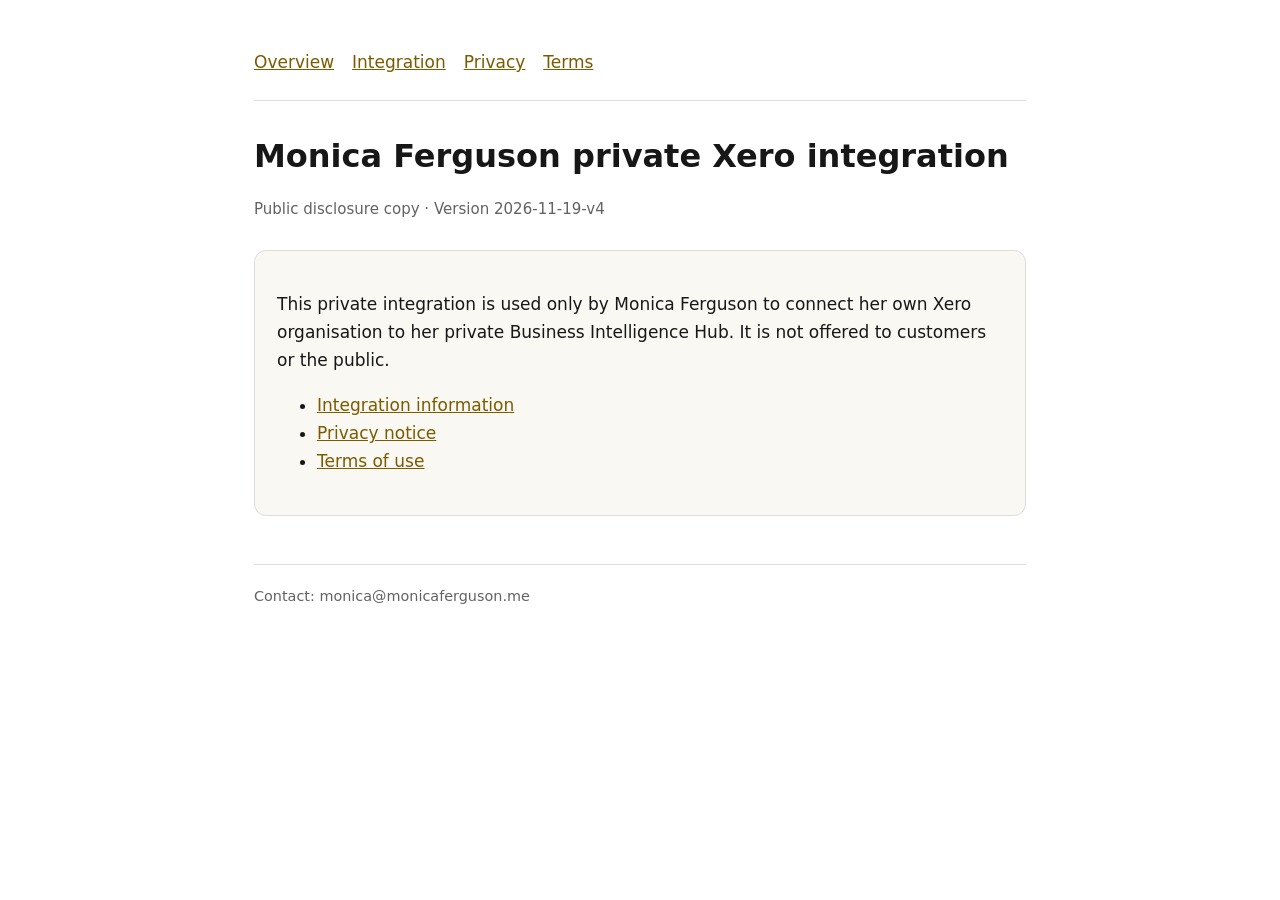
<file: index.html>
<!doctype html><html lang="en"><head><meta charset="utf-8"><meta name="viewport" content="width=device-width,initial-scale=1"><meta name="robots" content="noindex,nofollow"><title>Monica Ferguson private Xero integration</title><link rel="stylesheet" href="styles.css"></head><body><main><nav><a href="index.html">Overview</a><a href="integration.html">Integration</a><a href="privacy.html">Privacy</a><a href="terms.html">Terms</a></nav><h1>Monica Ferguson private Xero integration</h1><p class="meta">Public disclosure copy · Version 2026-11-19-v4</p><div class="card"><p>This private integration is used only by Monica Ferguson to connect her own Xero organisation to her private Business Intelligence Hub. It is not offered to customers or the public.</p><ul><li><a href="integration.html">Integration information</a></li><li><a href="privacy.html">Privacy notice</a></li><li><a href="terms.html">Terms of use</a></li></ul></div><footer>Contact: monica@monicaferguson.me</footer></main></body></html>
</file>
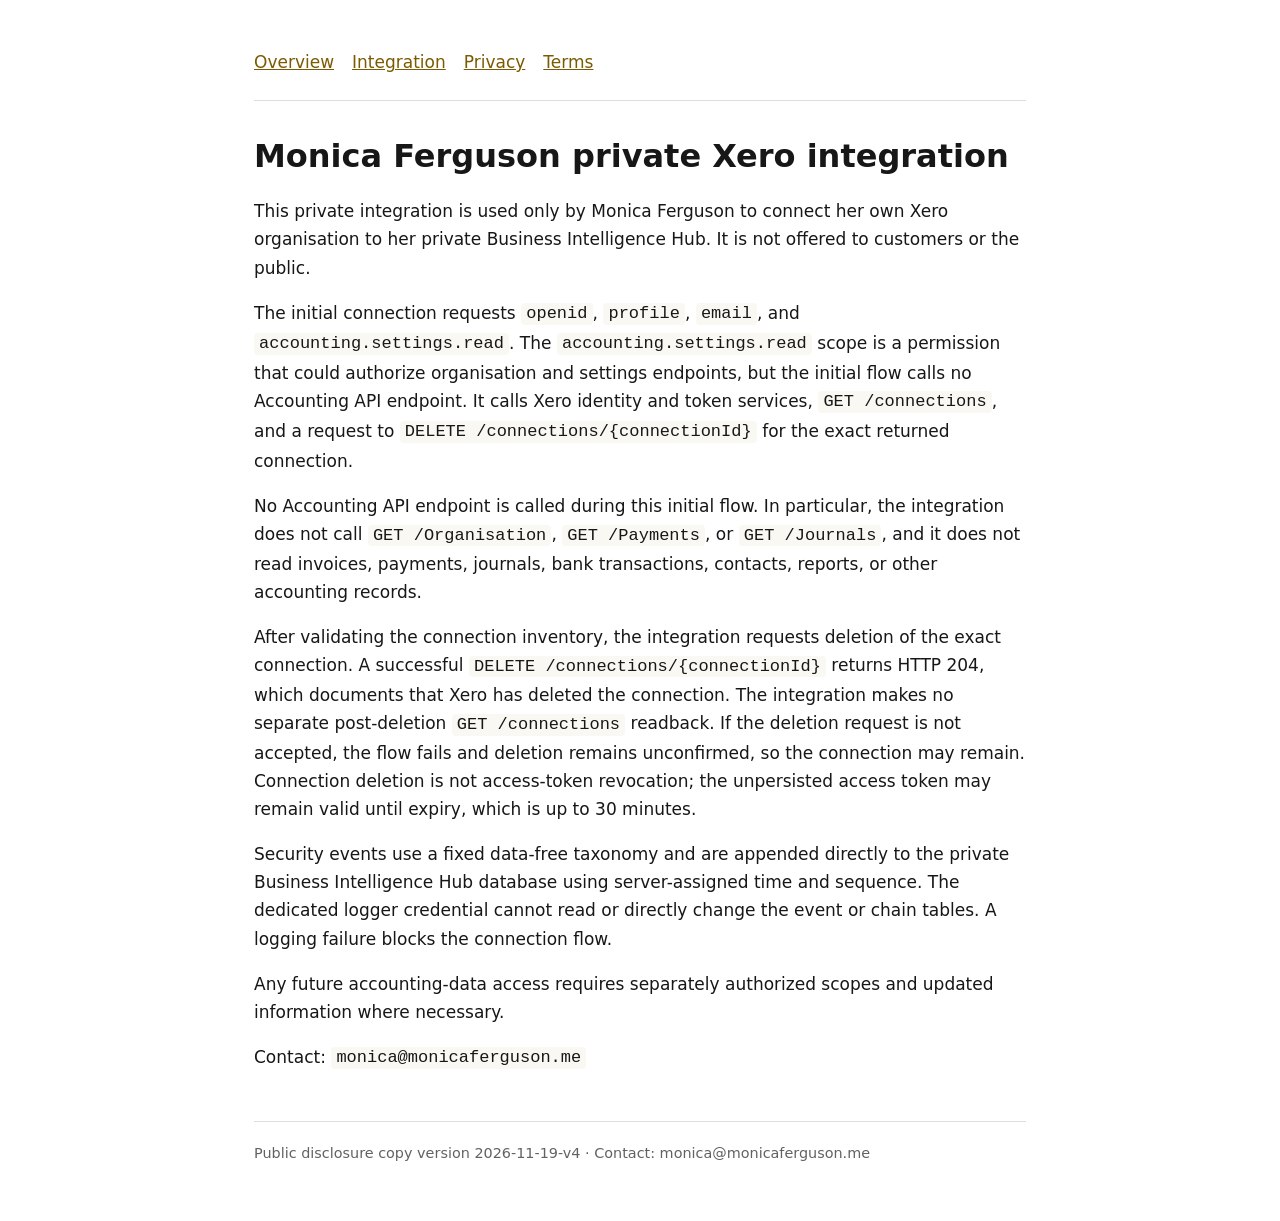
<file: integration.html>
<!doctype html><html lang="en"><head><meta charset="utf-8"><meta name="viewport" content="width=device-width,initial-scale=1"><meta name="robots" content="noindex,nofollow"><title>Monica Ferguson private Xero integration</title><link rel="stylesheet" href="styles.css"></head><body><main><nav><a href="index.html">Overview</a><a href="integration.html">Integration</a><a href="privacy.html">Privacy</a><a href="terms.html">Terms</a></nav><h1>Monica Ferguson private Xero integration</h1>
<p>This private integration is used only by Monica Ferguson to connect her own Xero organisation to her private Business Intelligence Hub. It is not offered to customers or the public.</p>
<p>The initial connection requests <code>openid</code>, <code>profile</code>, <code>email</code>, and <code>accounting.settings.read</code>. The <code>accounting.settings.read</code> scope is a permission that could authorize organisation and settings endpoints, but the initial flow calls no Accounting API endpoint. It calls Xero identity and token services, <code>GET /connections</code>, and a request to <code>DELETE /connections/{connectionId}</code> for the exact returned connection.</p>
<p>No Accounting API endpoint is called during this initial flow. In particular, the integration does not call <code>GET /Organisation</code>, <code>GET /Payments</code>, or <code>GET /Journals</code>, and it does not read invoices, payments, journals, bank transactions, contacts, reports, or other accounting records.</p>
<p>After validating the connection inventory, the integration requests deletion of the exact connection. A successful <code>DELETE /connections/{connectionId}</code> returns HTTP 204, which documents that Xero has deleted the connection. The integration makes no separate post-deletion <code>GET /connections</code> readback. If the deletion request is not accepted, the flow fails and deletion remains unconfirmed, so the connection may remain. Connection deletion is not access-token revocation; the unpersisted access token may remain valid until expiry, which is up to 30 minutes.</p>
<p>Security events use a fixed data-free taxonomy and are appended directly to the private Business Intelligence Hub database using server-assigned time and sequence. The dedicated logger credential cannot read or directly change the event or chain tables. A logging failure blocks the connection flow.</p>
<p>Any future accounting-data access requires separately authorized scopes and updated information where necessary.</p>
<p>Contact: <code>monica@monicaferguson.me</code></p><footer>Public disclosure copy version 2026-11-19-v4 · Contact: monica@monicaferguson.me</footer></main></body></html>
</file>
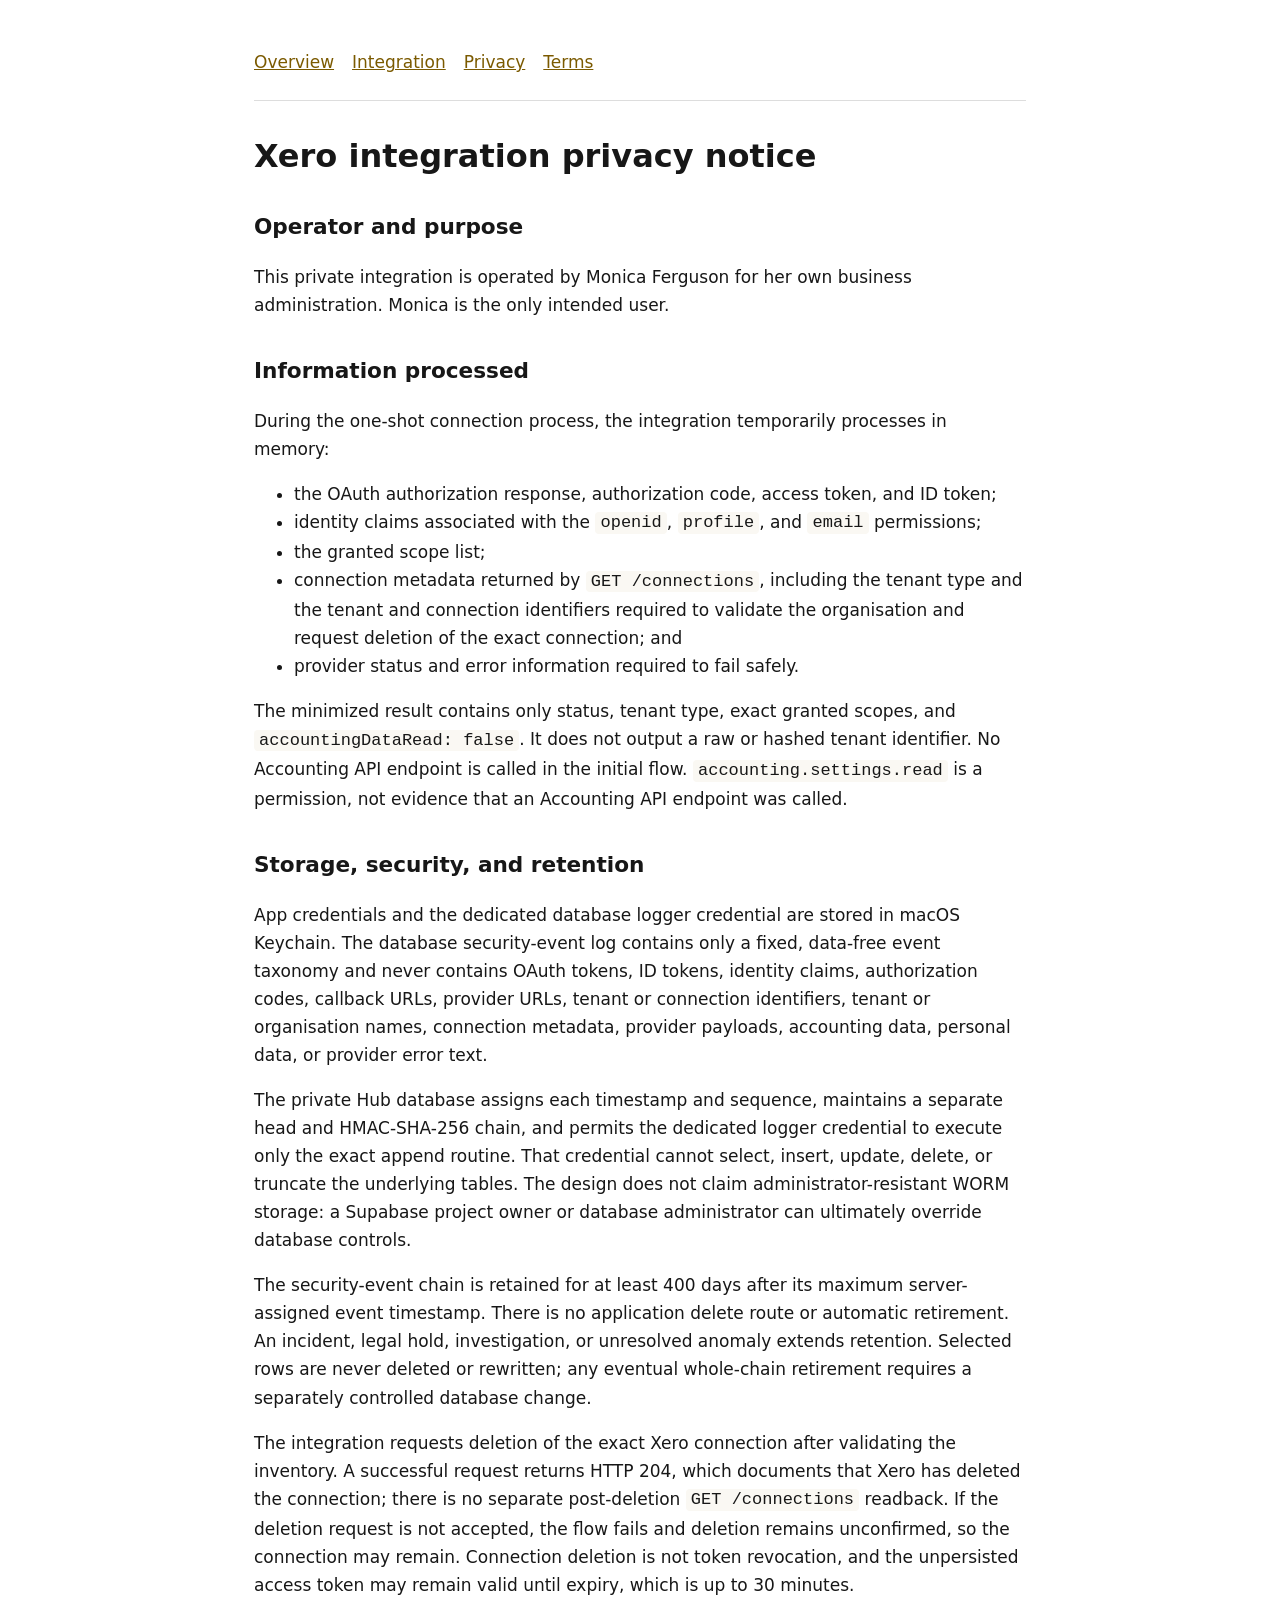
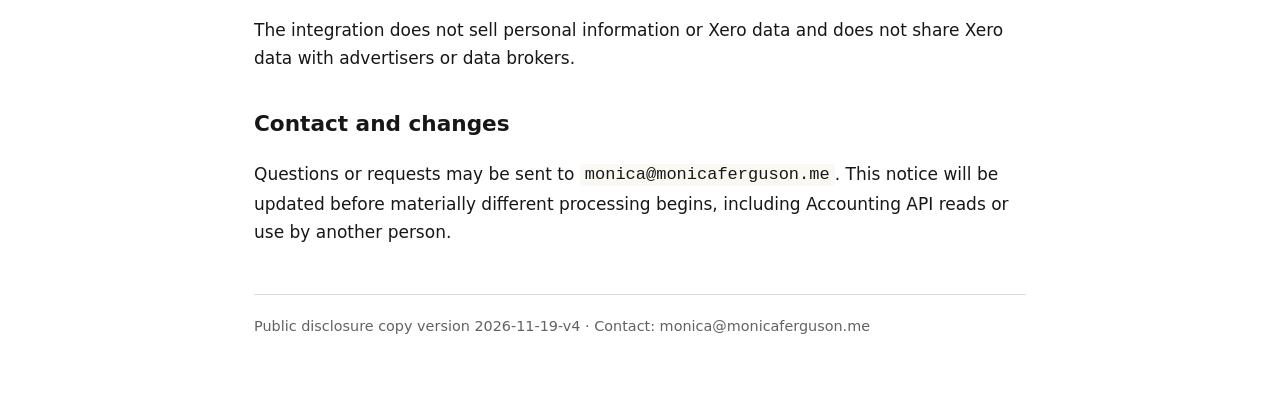
<file: privacy.html>
<!doctype html><html lang="en"><head><meta charset="utf-8"><meta name="viewport" content="width=device-width,initial-scale=1"><meta name="robots" content="noindex,nofollow"><title>Xero integration privacy notice</title><link rel="stylesheet" href="styles.css"></head><body><main><nav><a href="index.html">Overview</a><a href="integration.html">Integration</a><a href="privacy.html">Privacy</a><a href="terms.html">Terms</a></nav><h1>Xero integration privacy notice</h1>
<h2>Operator and purpose</h2>
<p>This private integration is operated by Monica Ferguson for her own business administration. Monica is the only intended user.</p>
<h2>Information processed</h2>
<p>During the one-shot connection process, the integration temporarily processes in memory:</p>
<ul>
<li>the OAuth authorization response, authorization code, access token, and ID token;</li>
<li>identity claims associated with the <code>openid</code>, <code>profile</code>, and <code>email</code> permissions;</li>
<li>the granted scope list;</li>
<li>connection metadata returned by <code>GET /connections</code>, including the tenant type and the tenant and connection identifiers required to validate the organisation and request deletion of the exact connection; and</li>
<li>provider status and error information required to fail safely.</li>
</ul>
<p>The minimized result contains only status, tenant type, exact granted scopes, and <code>accountingDataRead: false</code>. It does not output a raw or hashed tenant identifier. No Accounting API endpoint is called in the initial flow. <code>accounting.settings.read</code> is a permission, not evidence that an Accounting API endpoint was called.</p>
<h2>Storage, security, and retention</h2>
<p>App credentials and the dedicated database logger credential are stored in macOS Keychain. The database security-event log contains only a fixed, data-free event taxonomy and never contains OAuth tokens, ID tokens, identity claims, authorization codes, callback URLs, provider URLs, tenant or connection identifiers, tenant or organisation names, connection metadata, provider payloads, accounting data, personal data, or provider error text.</p>
<p>The private Hub database assigns each timestamp and sequence, maintains a separate head and HMAC-SHA-256 chain, and permits the dedicated logger credential to execute only the exact append routine. That credential cannot select, insert, update, delete, or truncate the underlying tables. The design does not claim administrator-resistant WORM storage: a Supabase project owner or database administrator can ultimately override database controls.</p>
<p>The security-event chain is retained for at least 400 days after its maximum server-assigned event timestamp. There is no application delete route or automatic retirement. An incident, legal hold, investigation, or unresolved anomaly extends retention. Selected rows are never deleted or rewritten; any eventual whole-chain retirement requires a separately controlled database change.</p>
<p>The integration requests deletion of the exact Xero connection after validating the inventory. A successful request returns HTTP 204, which documents that Xero has deleted the connection; there is no separate post-deletion <code>GET /connections</code> readback. If the deletion request is not accepted, the flow fails and deletion remains unconfirmed, so the connection may remain. Connection deletion is not token revocation, and the unpersisted access token may remain valid until expiry, which is up to 30 minutes.</p>
<p>The integration does not sell personal information or Xero data and does not share Xero data with advertisers or data brokers.</p>
<h2>Contact and changes</h2>
<p>Questions or requests may be sent to <code>monica@monicaferguson.me</code>. This notice will be updated before materially different processing begins, including Accounting API reads or use by another person.</p><footer>Public disclosure copy version 2026-11-19-v4 · Contact: monica@monicaferguson.me</footer></main></body></html>
</file>
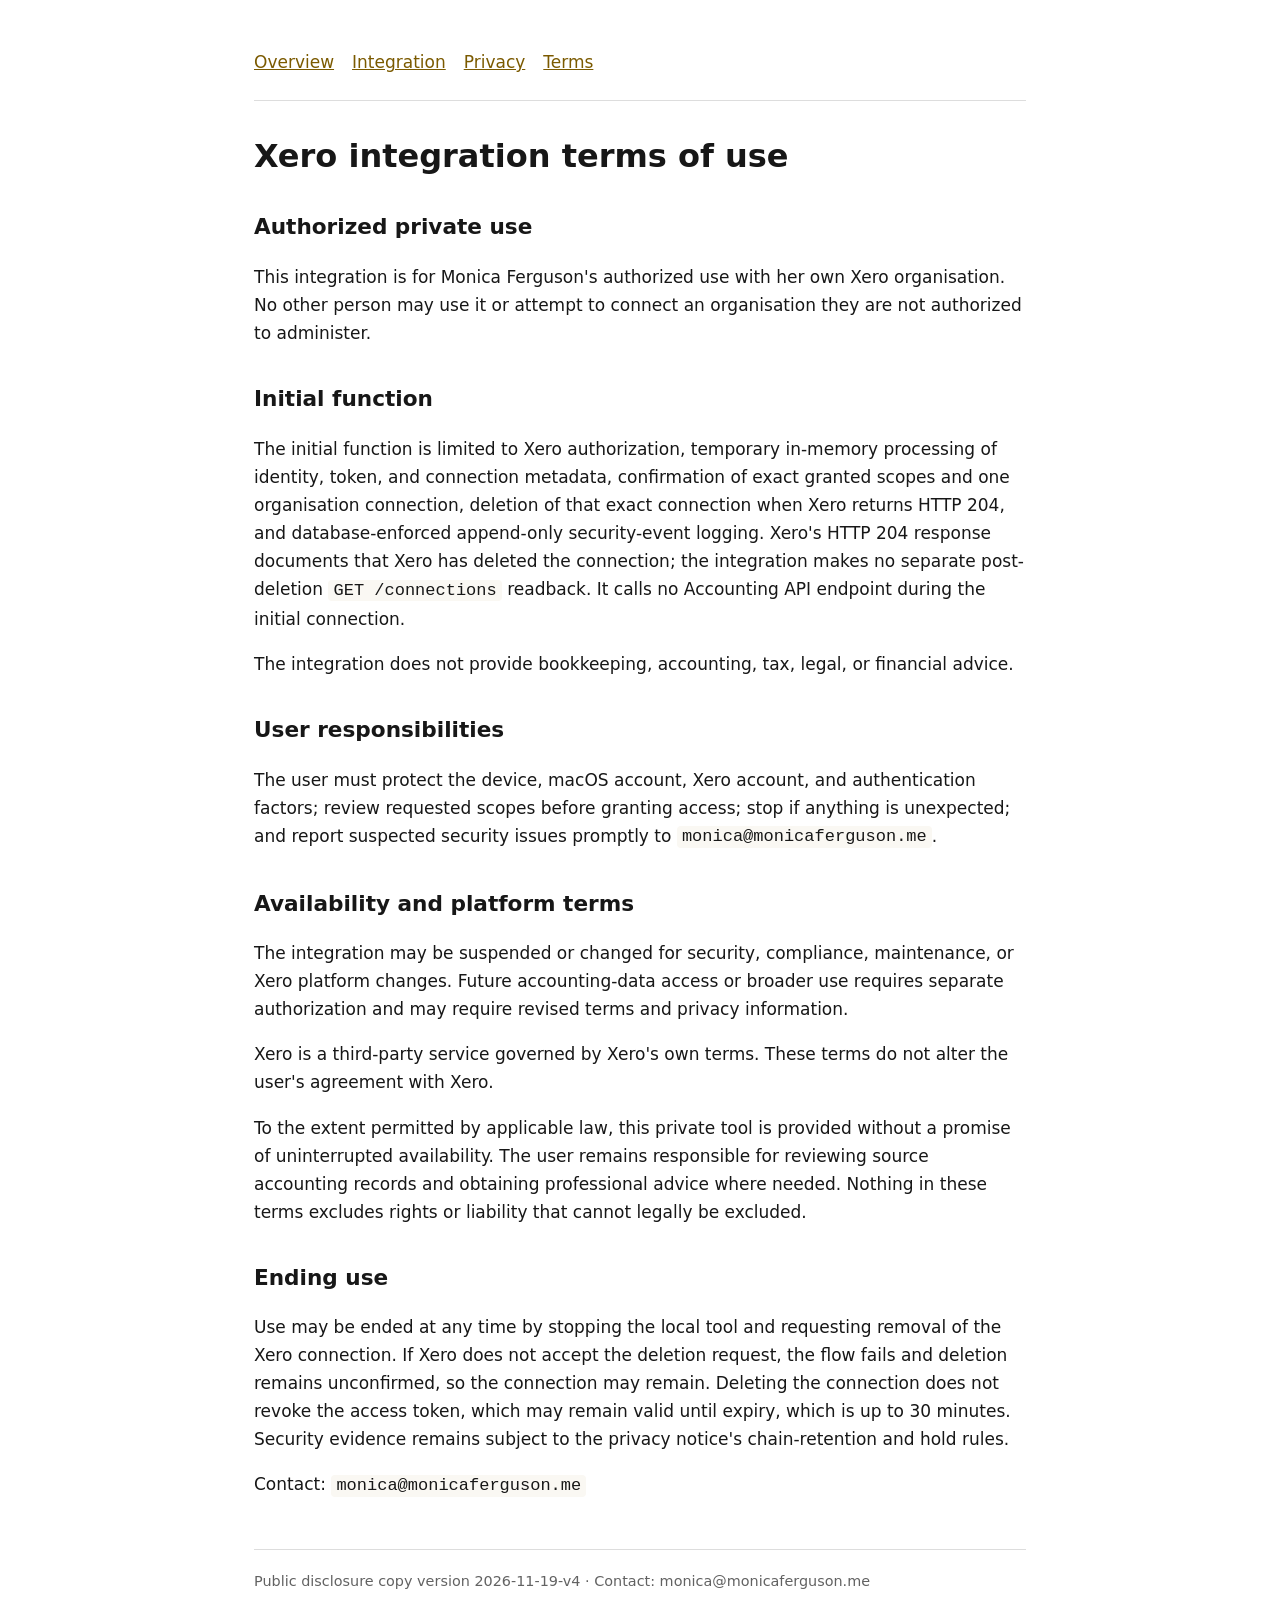
<file: terms.html>
<!doctype html><html lang="en"><head><meta charset="utf-8"><meta name="viewport" content="width=device-width,initial-scale=1"><meta name="robots" content="noindex,nofollow"><title>Xero integration terms of use</title><link rel="stylesheet" href="styles.css"></head><body><main><nav><a href="index.html">Overview</a><a href="integration.html">Integration</a><a href="privacy.html">Privacy</a><a href="terms.html">Terms</a></nav><h1>Xero integration terms of use</h1>
<h2>Authorized private use</h2>
<p>This integration is for Monica Ferguson's authorized use with her own Xero organisation. No other person may use it or attempt to connect an organisation they are not authorized to administer.</p>
<h2>Initial function</h2>
<p>The initial function is limited to Xero authorization, temporary in-memory processing of identity, token, and connection metadata, confirmation of exact granted scopes and one organisation connection, deletion of that exact connection when Xero returns HTTP 204, and database-enforced append-only security-event logging. Xero's HTTP 204 response documents that Xero has deleted the connection; the integration makes no separate post-deletion <code>GET /connections</code> readback. It calls no Accounting API endpoint during the initial connection.</p>
<p>The integration does not provide bookkeeping, accounting, tax, legal, or financial advice.</p>
<h2>User responsibilities</h2>
<p>The user must protect the device, macOS account, Xero account, and authentication factors; review requested scopes before granting access; stop if anything is unexpected; and report suspected security issues promptly to <code>monica@monicaferguson.me</code>.</p>
<h2>Availability and platform terms</h2>
<p>The integration may be suspended or changed for security, compliance, maintenance, or Xero platform changes. Future accounting-data access or broader use requires separate authorization and may require revised terms and privacy information.</p>
<p>Xero is a third-party service governed by Xero's own terms. These terms do not alter the user's agreement with Xero.</p>
<p>To the extent permitted by applicable law, this private tool is provided without a promise of uninterrupted availability. The user remains responsible for reviewing source accounting records and obtaining professional advice where needed. Nothing in these terms excludes rights or liability that cannot legally be excluded.</p>
<h2>Ending use</h2>
<p>Use may be ended at any time by stopping the local tool and requesting removal of the Xero connection. If Xero does not accept the deletion request, the flow fails and deletion remains unconfirmed, so the connection may remain. Deleting the connection does not revoke the access token, which may remain valid until expiry, which is up to 30 minutes. Security evidence remains subject to the privacy notice's chain-retention and hold rules.</p>
<p>Contact: <code>monica@monicaferguson.me</code></p><footer>Public disclosure copy version 2026-11-19-v4 · Contact: monica@monicaferguson.me</footer></main></body></html>
</file>
<file: styles.css>
:root{color-scheme:light dark;--bg:#fff;--fg:#171717;--muted:#626262;--line:#ddd;--link:#7b5a00;--card:#faf8f3}
@media(prefers-color-scheme:dark){:root{--bg:#161616;--fg:#f2f2f2;--muted:#b8b8b8;--line:#444;--link:#e0bb5a;--card:#20201d}}
*{box-sizing:border-box}body{margin:0;background:var(--bg);color:var(--fg);font:17px/1.65 system-ui,-apple-system,BlinkMacSystemFont,"Segoe UI",sans-serif}main{max-width:820px;margin:0 auto;padding:48px 24px 72px}nav{display:flex;gap:18px;flex-wrap:wrap;padding-bottom:24px;border-bottom:1px solid var(--line)}a{color:var(--link)}h1{font-size:2rem;line-height:1.2;margin:36px 0 22px}h2{font-size:1.35rem;margin-top:34px}p,li{max-width:75ch}code{background:var(--card);padding:.08em .3em;border-radius:4px}.meta{color:var(--muted);font-size:.94rem}.card{background:var(--card);border:1px solid var(--line);border-radius:12px;padding:22px;margin-top:28px}footer{margin-top:48px;padding-top:20px;border-top:1px solid var(--line);color:var(--muted);font-size:.9rem}
</file>
